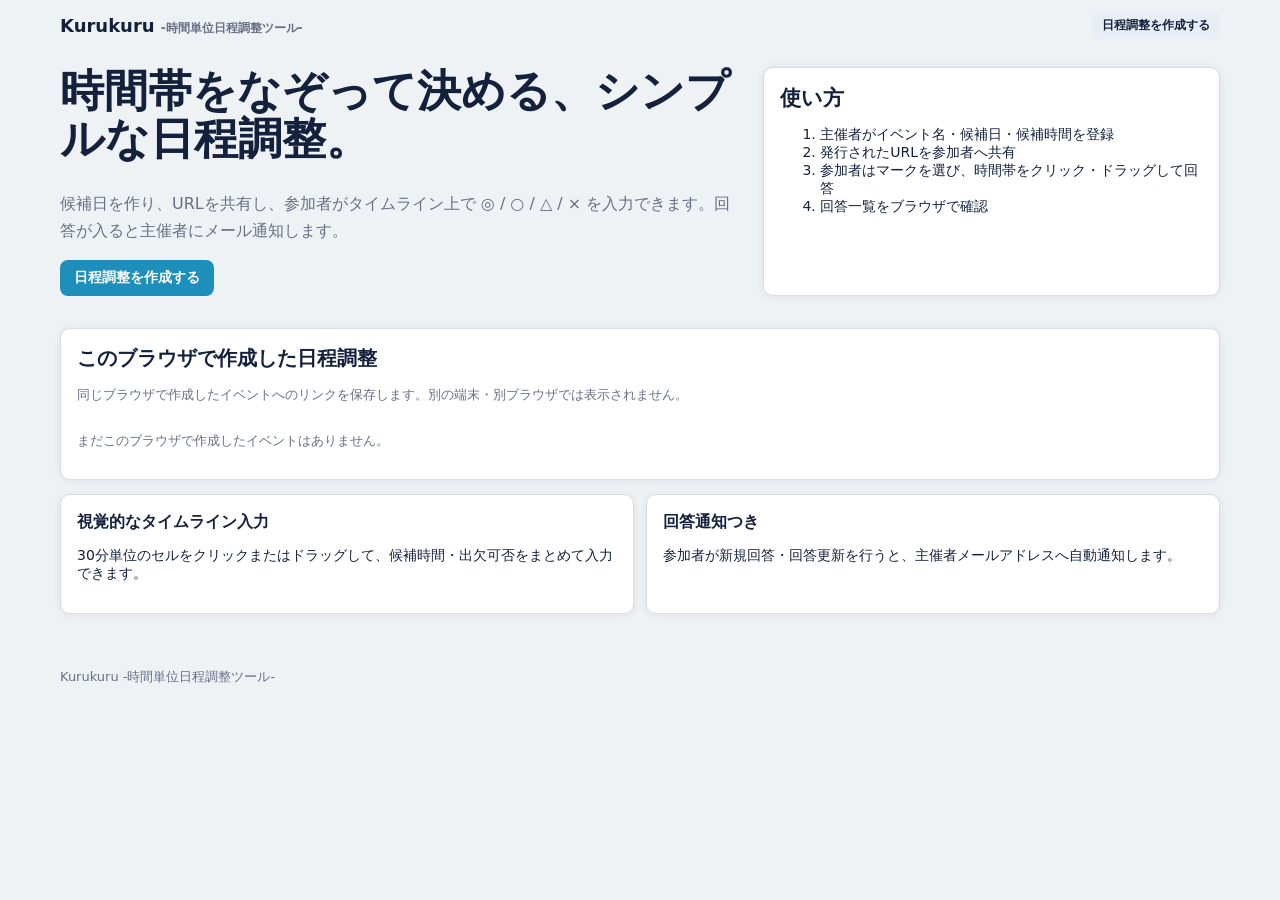
<file: index.html>
<!doctype html>
<html lang="ja">
<head>
  <meta charset="utf-8">
  <meta name="viewport" content="width=device-width, initial-scale=1">
  <title>Kurukuru -時間単位日程調整ツール-</title>
  <link rel="stylesheet" href="css/style.css">
</head>
<body class="home-page">
<header class="header home-header">
  <div class="container nav">
    <a class="logo logo-kurukuru" href="index.html"><span>Kurukuru</span><small>-時間単位日程調整ツール-</small></a>
    <div class="nav-links"><a class="btn secondary small" href="create.html">日程調整を作成する</a></div>
  </div>
</header>

<main class="home-main">
  <section class="hero home-hero">
    <div class="container hero-grid">
      <div class="hero-copy">
        <h1>時間帯をなぞって決める、シンプルな日程調整。</h1>
        <p class="lead">候補日を作り、URLを共有し、参加者がタイムライン上で ◎ / ○ / △ / × を入力できます。回答が入ると主催者にメール通知します。</p>
        <div class="actions"><a class="btn" href="create.html">日程調整を作成する</a></div>
      </div>
      <div class="card home-guide-card">
        <h2>使い方</h2>
        <ol>
          <li>主催者がイベント名・候補日・候補時間を登録</li>
          <li>発行されたURLを参加者へ共有</li>
          <li>参加者はマークを選び、時間帯をクリック・ドラッグして回答</li>
          <li>回答一覧をブラウザで確認</li>
        </ol>
      </div>
    </div>
  </section>

  <section class="container card local-events-card home-history-card">
    <div class="local-events-head">
      <div>
        <h2>このブラウザで作成した日程調整</h2>
        <p class="help">同じブラウザで作成したイベントへのリンクを保存します。別の端末・別ブラウザでは表示されません。</p>
      </div>
      <button type="button" class="btn secondary small" id="clearLocalEventsBtn">履歴を消す</button>
    </div>
    <p id="localEventEmpty" class="help">まだこのブラウザで作成したイベントはありません。</p>
    <div id="localEventList" class="local-event-list"></div>
  </section>

  <section class="container grid two home-feature-grid">
    <div class="card"><h3>視覚的なタイムライン入力</h3><p>30分単位のセルをクリックまたはドラッグして、候補時間・出欠可否をまとめて入力できます。</p></div>
    <div class="card"><h3>回答通知つき</h3><p>参加者が新規回答・回答更新を行うと、主催者メールアドレスへ自動通知します。</p></div>
  </section>
</main>
<footer class="footer"><div class="container">Kurukuru -時間単位日程調整ツール-</div></footer>
<script src="js/index.js"></script>
</body>
</html>
</file>
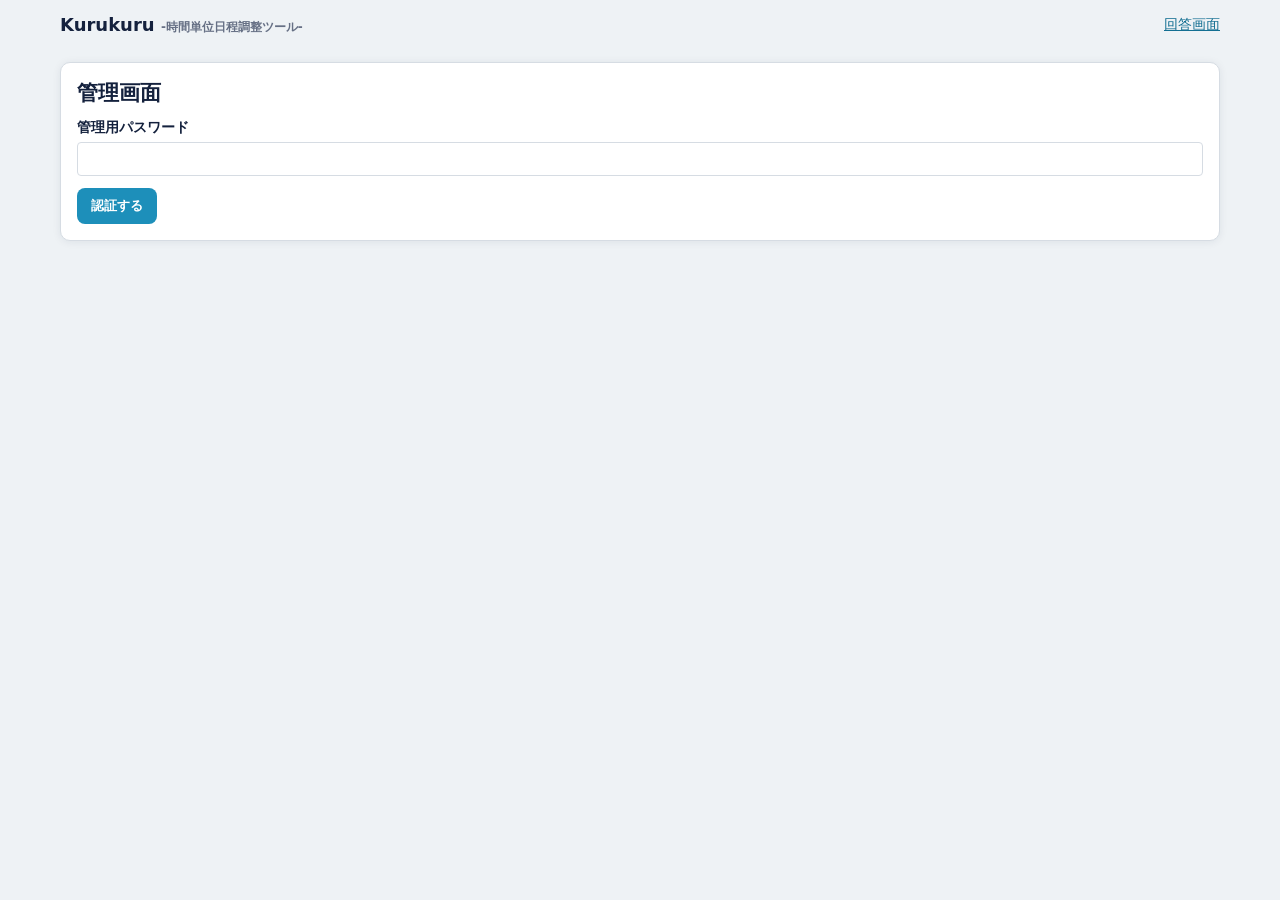
<file: admin.html>
<!doctype html><html lang="ja"><head><meta charset="utf-8"><meta name="viewport" content="width=device-width, initial-scale=1"><title>管理 | Kurukuru -時間単位日程調整ツール-</title><link rel="stylesheet" href="css/style.css"></head>
<body><header class="header"><div class="container nav"><a class="logo" href="index.html">Kurukuru <small class="logo-inline-sub">-時間単位日程調整ツール-</small></a><div class="nav-links"><a id="eventLink" href="#">回答画面</a></div></div></header>
<main class="container"><div id="message"></div><section id="loginArea" class="card"><h1>管理画面</h1><div class="form-row"><label for="password">管理用パスワード</label><input id="password" type="password"></div><button class="btn" id="loginBtn">認証する</button></section><section id="adminArea" class="card" style="display:none"></section></main>
<script src="js/config.js"></script><script src="js/api.js"></script><script src="js/admin.js"></script></body></html>
</file>
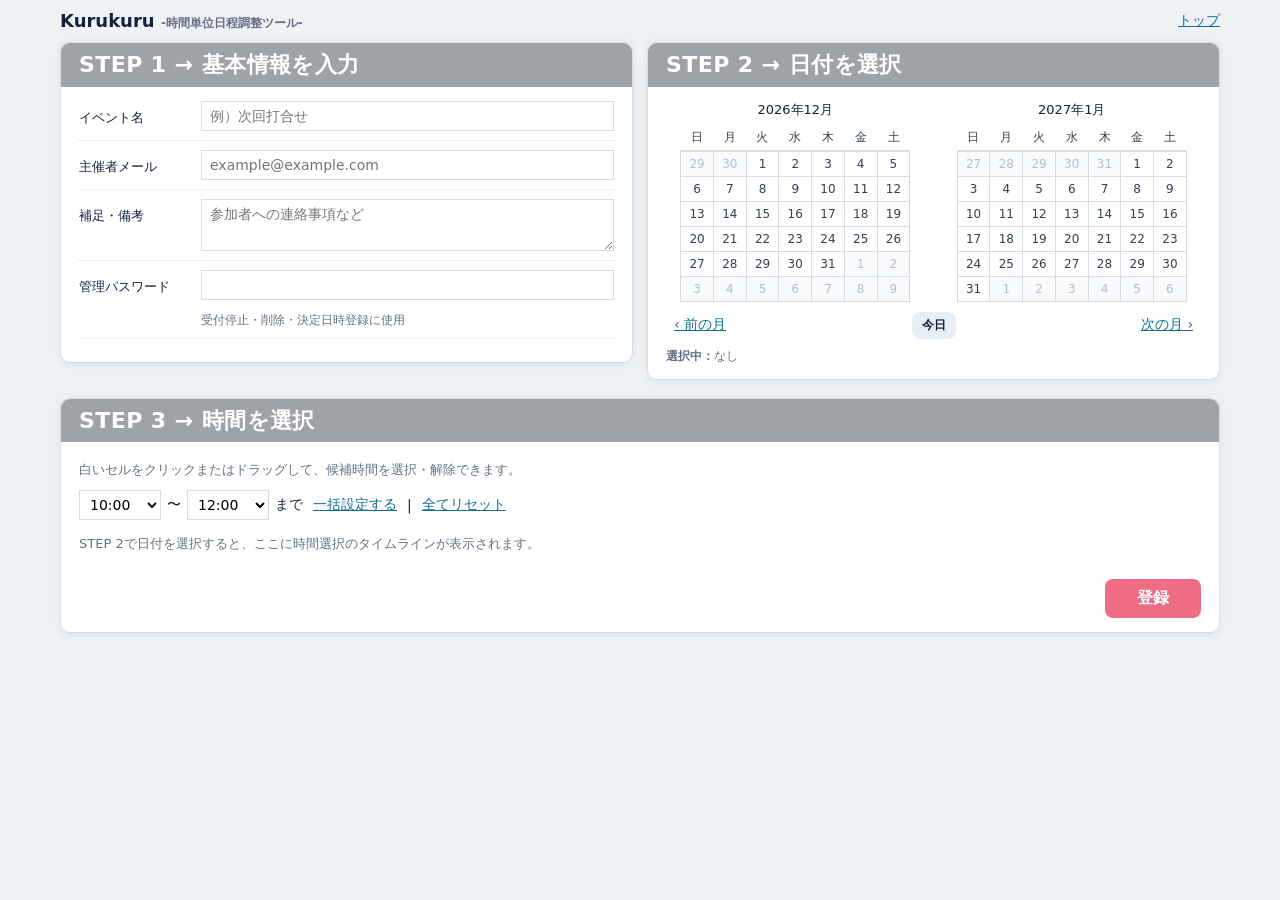
<file: create.html>
<!doctype html><html lang="ja"><head><meta charset="utf-8"><meta name="viewport" content="width=device-width, initial-scale=1"><title>作成 | Kurukuru -時間単位日程調整ツール-</title><link rel="stylesheet" href="css/style.css"></head>
<body><header class="header compact-header"><div class="container nav"><a class="logo" href="index.html">Kurukuru <small class="logo-inline-sub">-時間単位日程調整ツール-</small></a><div class="nav-links"><a href="index.html">トップ</a></div></div></header>
<main class="container compact-page">
  <div id="message"></div>
  <form id="createForm">
    <div class="create-layout">
      <section class="step-panel basic-panel">
        <div class="step-title">STEP 1 → 基本情報を入力</div>
        <div class="step-body compact-form">
          <div class="form-row inline-row"><label for="title">イベント名</label><input id="title" required maxlength="100" placeholder="例）次回打合せ"></div>
          <div class="form-row inline-row"><label for="organizerEmail">主催者メール</label><input id="organizerEmail" type="email" required placeholder="example@example.com"></div>
          <div class="form-row inline-row"><label for="description">補足・備考</label><textarea id="description" placeholder="参加者への連絡事項など"></textarea></div>
          <div class="form-row inline-row"><label for="adminPassword">管理パスワード</label><input id="adminPassword" type="password" required minlength="4"><p class="inline-help">受付停止・削除・決定日時登録に使用</p></div>
        </div>
      </section>

      <section class="step-panel calendar-panel">
        <div class="step-title">STEP 2 → 日付を選択</div>
        <div class="step-body">
          <div id="monthCalendars" class="month-calendars"></div>
          <div class="calendar-nav"><button type="button" class="link-btn" id="prevMonthBtn">‹ 前の月</button><button type="button" class="btn mini secondary" id="todayBtn">今日</button><button type="button" class="link-btn" id="nextMonthBtn">次の月 ›</button></div>
          <div class="selected-date-line"><strong>選択中：</strong><span id="selectedDateSummary">なし</span></div>
        </div>
      </section>
    </div>

    <section class="step-panel time-panel">
      <div class="step-title">STEP 3 → 時間を選択</div>
      <div class="step-body">
        <p class="help compact-help">白いセルをクリックまたはドラッグして、候補時間を選択・解除できます。</p>
        <div class="time-toolbar">
          <select id="bulkStart"></select><span>〜</span><select id="bulkEnd"></select><span>まで</span><button type="button" class="link-btn" id="bulkApplyBtn">一括設定する</button><span>|</span><button type="button" class="link-btn" id="resetBtn">全てリセット</button>
        </div>
        <div id="timelines" class="compact-timeline-wrap"></div>
        <div class="submit-row"><button class="btn register-btn" type="submit">登録</button></div>
      </div>
    </section>
  </form>
</main><script src="js/config.js"></script><script src="js/api.js"></script><script src="js/create.js"></script></body></html>
</file>
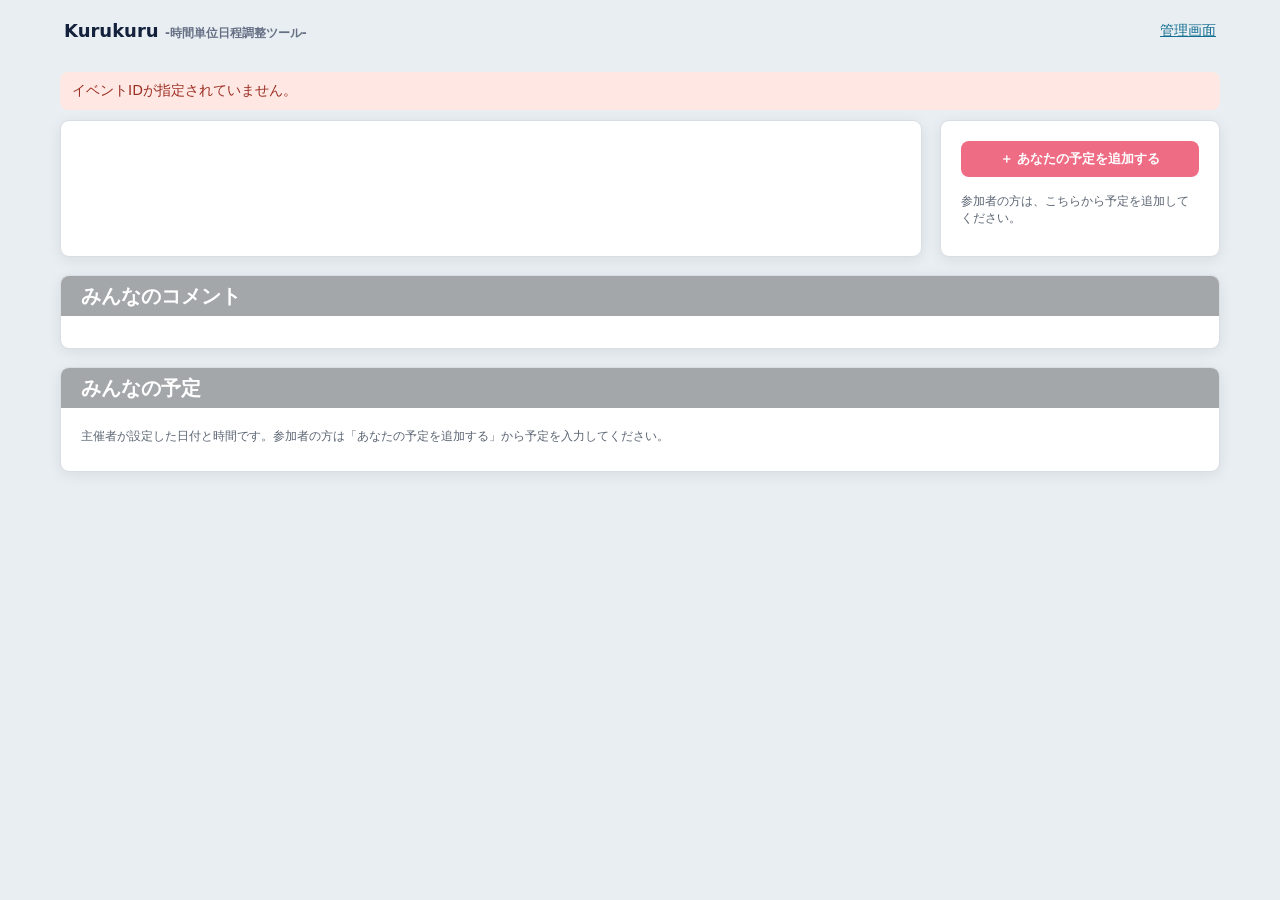
<file: event.html>
<!doctype html>
<html lang="ja">
<head>
  <meta charset="utf-8">
  <meta name="viewport" content="width=device-width, initial-scale=1">
  <title>回答 | Kurukuru -時間単位日程調整ツール-</title>
  <link rel="stylesheet" href="css/style.css">
</head>
<body class="event-page">
  <header class="header compact-header">
    <div class="container nav compact-nav">
      <a class="logo" href="index.html">Kurukuru <small class="logo-inline-sub">-時間単位日程調整ツール-</small></a>
      <div class="nav-links"><a id="adminLink" href="#">管理画面</a></div>
    </div>
  </header>

  <main class="container compact-event-main">
    <div id="message"></div>

    <div class="event-top-grid">
      <section id="eventArea" class="event-info-box"></section>
      <aside class="event-action-box">
        <button class="btn event-add-btn" id="openModalBtn" type="button">＋ あなたの予定を追加する</button>
        <p class="help compact-note">参加者の方は、こちらから予定を追加してください。</p>
      </aside>
    </div>

    <section class="tonton-like-section" id="commentsSection">
      <h2 class="bar-title">みんなのコメント</h2>
      <div id="commentsArea" class="bar-body"></div>
    </section>

    <section class="tonton-like-section" id="responsesSection">
      <h2 class="bar-title">みんなの予定</h2>
      <div class="bar-body">
        <p class="compact-note">主催者が設定した日付と時間です。参加者の方は「あなたの予定を追加する」から予定を入力してください。</p>
        <div id="responsesArea"></div>
      </div>
    </section>
  </main>

  <div id="responseModal" class="modal-backdrop">
    <div class="modal modal-wide event-response-modal">
      <div class="modal-heading">
        <h2>あなたの予定を追加する</h2>
        <button class="btn secondary small" id="closeModalBtn" type="button">閉じる</button>
      </div>

      <form id="responseForm">
        <input type="hidden" id="responseId">

        <div class="response-form-compact">
          <div class="response-left">
            <div class="inline-row compact-line">
              <label for="name">ニックネーム</label>
              <input id="name" required maxlength="60">
            </div>
            <div class="inline-row compact-line">
              <label for="editPassword">パスワード</label>
              <input id="editPassword" type="password" required minlength="4">
            </div>
          </div>
          <div class="response-right">
            <label for="comment">コメント</label>
            <textarea id="comment" rows="3"></textarea>
          </div>
        </div>

        <div class="mark-line">
          <span class="mark-line-label">利用マーク：</span>
          <div id="markPicker" class="mark-picker-inline"></div>
        </div>

        <p class="compact-note">マークを選び、候補時間をクリックまたはドラッグすると予定を入力できます。未入力セルは空欄のまま保存します。</p>
        <div id="answerTimeline" class="answer-time-table-wrap"></div>

        <div class="modal-actions-bottom">
          <button class="btn secondary" type="button" id="cancelModalBtn">閉じる</button>
          <button class="btn event-add-btn" type="submit">登録</button>
        </div>
      </form>
    </div>
  </div>

  <script src="js/config.js"></script>
  <script src="js/api.js"></script>
  <script src="js/event.js"></script>
</body>
</html>
</file>
<file: css/style.css>
:root {
  --bg: #eef2f5;
  --card: #ffffff;
  --text: #14213d;
  --muted: #667085;
  --line: #d6dce3;
  --line-dark: #c5ccd5;
  --primary: #1d8fba;
  --primary-dark: #136f92;
  --primary-soft: #d9f2f9;
  --green: #17a673;
  --amber: #f2a93b;
  --red: #e05a47;
  --panel-head: #9fa3a7;
  --radius: 10px;
  --shadow: 0 1px 8px rgba(20, 33, 61, .08);
}
* { box-sizing: border-box; }
body {
  margin: 0;
  font-family: system-ui, -apple-system, BlinkMacSystemFont, "Segoe UI", sans-serif;
  background: var(--bg);
  color: var(--text);
  font-size: 14px;
}
a { color: var(--primary-dark); }
.container { width: min(1160px, calc(100% - 28px)); margin: 0 auto; }
.header { padding: 14px 0; }
.compact-header { padding: 10px 0; }
.nav { display: flex; justify-content: space-between; align-items: center; gap: 12px; }
.logo { font-weight: 800; font-size: 18px; text-decoration: none; color: var(--text); }
.nav-links { display: flex; gap: 12px; flex-wrap: wrap; }
.hero { padding: 28px 0 18px; }
.hero-grid { display: grid; grid-template-columns: 1.2fr .8fr; gap: 18px; align-items: center; }
.hero h1 { font-size: clamp(28px, 5vw, 44px); line-height: 1.08; margin: 0 0 12px; }
.lead { color: var(--muted); font-size: 16px; line-height: 1.7; }
.card { background: var(--card); border: 1px solid var(--line); border-radius: var(--radius); box-shadow: var(--shadow); padding: 16px; margin: 12px 0; }
.card h1 { margin: 0 0 12px; }
.card h2, .card h3 { margin: 0 0 10px; }
.grid { display: grid; gap: 12px; }
.grid.two { grid-template-columns: 1fr 1fr; }
.btn { border: 0; border-radius: 8px; padding: 9px 14px; background: var(--primary); color: #fff; font-weight: 700; cursor: pointer; text-decoration: none; display: inline-flex; align-items: center; justify-content: center; gap: 6px; }
.btn:hover { background: var(--primary-dark); }
.btn.secondary { background: #e8eef5; color: var(--text); }
.btn.danger { background: var(--red); }
.btn.small, .btn.mini { padding: 5px 10px; font-size: 12px; }
.btn:disabled { opacity: .55; cursor: not-allowed; }
.form-row { margin-bottom: 12px; }
label { display: block; font-weight: 700; margin-bottom: 5px; }
input, textarea, select { width: 100%; border: 1px solid var(--line); border-radius: 4px; padding: 8px 10px; font: inherit; background: #fff; }
textarea { min-height: 72px; resize: vertical; }
.help { color: var(--muted); font-size: 13px; line-height: 1.5; }
.actions { display: flex; gap: 8px; flex-wrap: wrap; align-items: center; }
.notice { padding: 10px 12px; border-radius: 8px; background: var(--primary-soft); color: #0d5269; margin: 10px 0; }
.error { padding: 10px 12px; border-radius: 8px; background: #ffe8e4; color: #9b2e22; margin: 10px 0; }

/* Compact creation screen */
.compact-page { padding-bottom: 20px; }
.create-layout { display: grid; grid-template-columns: 1fr 1fr; gap: 14px; align-items: start; }
.step-panel { background: var(--card); border: 1px solid var(--line); border-radius: 10px; box-shadow: var(--shadow); overflow: hidden; margin-bottom: 14px; }
.step-title { background: var(--panel-head); color: #fff; font-weight: 800; font-size: 22px; letter-spacing: .02em; padding: 8px 18px; line-height: 1.25; }
.step-body { padding: 14px 18px; }
.compact-form .inline-row { display: grid; grid-template-columns: 112px 1fr; gap: 10px; align-items: start; border-bottom: 1px dotted var(--line); padding-bottom: 9px; margin-bottom: 9px; }
.compact-form label { font-weight: 500; margin: 8px 0 0; font-size: 13px; }
.compact-form input, .compact-form textarea { border-radius: 0; padding: 6px 8px; }
.compact-form textarea { min-height: 52px; }
.inline-help { grid-column: 2; margin: 2px 0 0; color: var(--muted); font-size: 12px; }
.month-calendars { display: grid; grid-template-columns: 1fr 1fr; gap: 18px; justify-items: center; }
.mini-calendar { width: 230px; }
.calendar-title { text-align: center; font-size: 13px; margin: 0 0 6px; }
.calendar-week, .calendar-days { display: grid; grid-template-columns: repeat(7, 1fr); }
.calendar-week span { text-align: center; font-size: 12px; padding: 4px 0; border-bottom: 1px solid var(--line); color: #344054; }
.calendar-days { border-left: 1px solid var(--line); border-top: 1px solid var(--line); }
.cal-day { height: 25px; border: 0; border-right: 1px solid var(--line); border-bottom: 1px solid var(--line); background: #fff; color: #344054; font: inherit; font-size: 12px; cursor: pointer; }
.cal-day.outside { color: #b6bec9; background: #f8fafc; cursor: default; }
.cal-day.current:hover { background: #eef8fb; }
.cal-day.selected { background: #8bd2ef; color: #043449; font-weight: 800; }
.calendar-nav { display: flex; justify-content: space-between; align-items: center; margin: 10px 4px 6px; }
.link-btn { border: 0; background: transparent; color: var(--primary-dark); text-decoration: underline; padding: 2px 4px; cursor: pointer; font: inherit; }
.selected-date-line { margin-top: 8px; font-size: 12px; color: var(--muted); line-height: 1.5; }
.time-panel { margin-top: 4px; }
.compact-help { margin: 4px 0 10px; }
.time-toolbar { display: flex; gap: 6px; align-items: center; flex-wrap: wrap; margin-bottom: 10px; }
.time-toolbar select { width: 82px; padding: 5px 6px; border-radius: 0; }
.compact-timeline-wrap { overflow-x: auto; padding-bottom: 4px; }
.time-table { display: grid; grid-template-columns: 150px repeat(var(--cols), 34px); min-width: max-content; border-left: 1px solid var(--line); border-top: 1px solid var(--line); user-select: none; touch-action: none; }
.time-head, .hour-head, .date-cell, .time-dot { border-right: 1px solid var(--line); border-bottom: 1px solid var(--line); }
.hour-head { height: 25px; font-size: 11px; text-align: center; padding-top: 4px; background: #f7f8fa; color: #344054; }
.date-cell { min-height: 36px; padding: 5px 8px; background: #fff; font-size: 13px; }
.row-tools { display: flex; gap: 4px; margin-top: 2px; }
.row-tools .link-btn { font-size: 12px; padding: 0; }
.time-dot { min-height: 36px; background: #fff; cursor: pointer; }
.time-dot:hover { background: #eef8fb; }
.time-dot.selected { background: #7fc9f0; }
.sticky-left { position: sticky; left: 0; z-index: 2; }
.submit-row { display: flex; justify-content: flex-end; margin-top: 12px; }
.register-btn { min-width: 96px; font-size: 16px; background: #ef6c85; }
.register-btn:hover { background: #d95872; }

/* Existing event/admin screens */
.date-list { display: grid; grid-template-columns: repeat(auto-fit, minmax(150px, 1fr)); gap: 8px; margin-top: 8px; }
.date-pill { padding: 7px 10px; border: 1px solid var(--line); border-radius: 999px; background: #fff; display: flex; justify-content: space-between; align-items: center; }
.date-pill button { border: 0; background: transparent; cursor: pointer; color: var(--red); font-weight: 700; }
.timeline-wrap { overflow-x: auto; padding-bottom: 8px; }
.timeline-day { margin: 14px 0 18px; }
.timeline-title { font-weight: 800; margin: 0 0 6px; }
.timeline-grid { display: grid; grid-template-columns: repeat(var(--cols), 60px); gap: 5px; min-width: max-content; touch-action: none; user-select: none; }
.time-cell { min-height: 46px; border: 1px solid var(--line); background: #fff; border-radius: 7px; padding: 5px; cursor: pointer; display: flex; flex-direction: column; align-items: center; justify-content: center; gap: 3px; transition: background .12s, border-color .12s; }
.time-cell:hover { border-color: var(--primary); }
.time-cell .time { font-size: 11px; color: var(--muted); }
.time-cell.selected { background: var(--primary); border-color: var(--primary); color: #fff; }
.time-cell.selected .time { color: #fff; }
.time-cell.mark-best { background: #e8fbf1; border-color: var(--green); }
.time-cell.mark-ok { background: #e8f7ff; border-color: var(--primary); }
.time-cell.mark-maybe { background: #fff5dd; border-color: var(--amber); }
.time-cell.mark-ng { background: #ffe9e6; border-color: var(--red); }
.time-cell .mark { font-size: 20px; font-weight: 800; line-height: 1; }
.mark-picker { display: grid; grid-template-columns: repeat(4, minmax(100px, 1fr)); gap: 8px; }
.mark-btn { border: 1px solid var(--line); background: #fff; border-radius: 10px; padding: 10px; cursor: pointer; font-weight: 800; }
.mark-btn.active { border-color: var(--primary); box-shadow: 0 0 0 3px rgba(29,143,186,.18); }
.table-scroll { overflow-x: auto; }
table { width: 100%; border-collapse: collapse; background: #fff; min-width: 760px; }
th, td { border-bottom: 1px solid var(--line); padding: 8px; text-align: center; white-space: nowrap; }
th { background: #f0f5f8; font-size: 12px; }
td.left, th.left { text-align: left; }
.badge { display: inline-flex; border-radius: 999px; padding: 3px 8px; background: #eef3f7; font-size: 12px; font-weight: 700; }
.footer { padding: 24px 0; color: var(--muted); font-size: 13px; }
.modal-backdrop { position: fixed; inset: 0; background: rgba(8,18,33,.45); display: none; align-items: center; justify-content: center; padding: 18px; z-index: 20; }
.modal-backdrop.open { display: flex; }
.modal { width: min(980px, 100%); max-height: 92vh; overflow: auto; background: #fff; border-radius: 14px; padding: 18px; box-shadow: 0 20px 60px rgba(0,0,0,.25); }
@media (max-width: 900px) {
  .create-layout { grid-template-columns: 1fr; }
  .month-calendars { grid-template-columns: 1fr 1fr; }
}
@media (max-width: 760px) {
  .container { width: min(100% - 16px, 1160px); }
  .hero-grid, .grid.two { grid-template-columns: 1fr; }
  .step-title { font-size: 18px; padding: 8px 12px; }
  .step-body { padding: 12px; }
  .compact-form .inline-row { grid-template-columns: 1fr; gap: 4px; }
  .compact-form label { margin-top: 0; }
  .inline-help { grid-column: 1; }
  .month-calendars { grid-template-columns: 1fr; }
  .mini-calendar { width: 100%; max-width: 280px; }
  .time-table { grid-template-columns: 120px repeat(var(--cols), 30px); }
  .hour-head { font-size: 10px; }
  .mark-picker { grid-template-columns: repeat(2, 1fr); }
  .timeline-grid { grid-template-columns: repeat(var(--cols), 56px); gap: 4px; }
  .time-cell { min-height: 42px; }
}

/* Compact event page, timeline-first layout */
.event-page { background: #e9eef2; }
.compact-header { background: transparent; border-bottom: 0; box-shadow: none; }
.compact-nav { padding: 10px 4px 6px; }
.compact-event-main { padding-top: 4px; padding-bottom: 28px; }
.event-top-grid { display: grid; grid-template-columns: 1fr 280px; gap: 18px; align-items: stretch; margin-bottom: 18px; }
.event-info-box, .event-action-box, .tonton-like-section { background: #fff; border: 1px solid #d9dee5; border-radius: 9px; box-shadow: 0 3px 14px rgba(16,24,40,.08); }
.event-info-box { padding: 16px 20px; min-height: 108px; }
.event-title-line { display: flex; align-items: center; gap: 10px; padding-bottom: 8px; border-bottom: 1px solid #d7dce3; }
.event-title-line span { display: inline-block; width: 5px; height: 26px; background: #ef6c85; }
.event-title-line h1 { margin: 0; font-size: 21px; line-height: 1.2; }
.event-description { margin: 10px 0; color: #344054; line-height: 1.55; font-size: 13px; }
.muted-text { color: #8a94a3; }
.mini-meta { display: inline-flex; gap: 8px; align-items: center; color: #5a6472; font-size: 12px; }
.mini-label { display: inline-block; background: #a4a7aa; color: #fff; font-weight: 700; padding: 3px 10px; }
.event-action-box { padding: 20px; display: flex; flex-direction: column; justify-content: center; gap: 10px; }
.event-add-btn { background: #ef6c85; border-color: #ef6c85; }
.event-add-btn:hover { background: #d95872; border-color: #d95872; }
.event-add-btn:disabled { background: #9aa3ad; border-color: #9aa3ad; cursor: not-allowed; }
.compact-note { font-size: 12px; color: #5a6472; margin: 5px 0 10px; line-height: 1.45; }
.tonton-like-section { margin: 18px 0; overflow: hidden; }
.bar-title { margin: 0; background: #a4a7aa; color: #fff; font-size: 20px; padding: 8px 20px; line-height: 1.2; }
.bar-body { padding: 14px 20px 18px; }
.comment-line { display: grid; grid-template-columns: 160px 1fr; gap: 12px; border-bottom: 1px solid #e2e6eb; padding: 7px 0; font-size: 13px; }
.comment-line:last-child { border-bottom: 0; }
.public-day-block, .answer-day-block { margin: 12px 0 18px; overflow-x: auto; padding-bottom: 2px; }
.public-time-table, .answer-time-table { display: grid; grid-template-columns: 150px repeat(var(--cols), 32px); min-width: max-content; border-left: 1px solid #d8dde5; border-top: 1px solid #d8dde5; user-select: none; touch-action: none; }
.public-date-cell, .public-name-cell, .public-hour-head, .public-slot, .answer-slot { border-right: 1px solid #d8dde5; border-bottom: 1px solid #d8dde5; }
.public-date-cell { height: 25px; padding: 5px 10px; background: #fff; font-size: 13px; color: #344054; }
.public-hour-head { height: 25px; background: #f8f9fb; color: #4b5563; font-size: 11px; text-align: center; padding-top: 4px; }
.public-name-cell { min-height: 28px; padding: 5px 8px; background: #fff; font-size: 12px; color: #344054; display: flex; align-items: center; justify-content: space-between; gap: 8px; }
.public-name-cell.candidate-label { color: #6b7280; font-weight: 700; }
.public-name-cell.participant-name span { overflow: hidden; text-overflow: ellipsis; white-space: nowrap; }
.public-name-cell .link-btn { font-size: 11px; white-space: nowrap; }
.public-slot, .answer-slot { min-height: 28px; background: #fff; text-align: center; display: flex; align-items: center; justify-content: center; font-weight: 800; }
.public-slot.blocked, .answer-slot.blocked { background: #d9d9d9; }
.public-slot.candidate { background: #fff; }
.public-slot.empty-row { color: #9aa3ad; background: #fafafa; }
.answer-slot.candidate { cursor: pointer; background: #fff; }
.answer-slot.candidate:hover { outline: 2px solid #7fc9f0; outline-offset: -2px; }
.public-slot.answer span, .answer-slot span { font-size: 16px; line-height: 1; }
.public-slot.mark-best, .answer-slot.mark-best { background: #ffedf2; color: #d64b69; }
.public-slot.mark-ok, .answer-slot.mark-ok { background: #dff3ff; color: #1684bc; }
.public-slot.mark-maybe, .answer-slot.mark-maybe { background: #fff1c7; color: #9a6b00; }
.public-slot.mark-ng, .answer-slot.mark-ng { background: #e5e5e5; color: #5f646b; }
.modal-wide { width: min(1060px, 100%); border-radius: 0; padding: 0; }
.event-response-modal { border: 1px solid #cdd3db; }
.modal-heading { display: flex; justify-content: space-between; align-items: center; background: #a4a7aa; color: #fff; padding: 8px 18px; }
.modal-heading h2 { margin: 0; font-size: 20px; }
.event-response-modal form { padding: 18px; }
.response-form-compact { display: grid; grid-template-columns: 1.1fr 1.3fr; gap: 24px; border-bottom: 1px solid #e2e6eb; padding-bottom: 14px; margin-bottom: 14px; }
.response-left { display: grid; gap: 10px; align-content: start; }
.compact-line { grid-template-columns: 92px 1fr !important; align-items: center; margin: 0; }
.response-right { display: grid; grid-template-columns: 70px 1fr; gap: 10px; align-items: start; }
.response-right label { font-weight: 700; margin-top: 8px; }
.response-right textarea { min-height: 70px; }
.mark-line { display: flex; justify-content: flex-end; gap: 10px; align-items: center; flex-wrap: wrap; margin: 6px 0 4px; }
.mark-line-label { font-size: 13px; color: #344054; }
.mark-picker-inline { display: flex; gap: 10px; align-items: center; flex-wrap: wrap; }
.mark-radio { display: inline-flex; align-items: center; gap: 4px; font-size: 13px; cursor: pointer; }
.mark-radio input { width: auto; margin: 0; }
.mark-sample { display: inline-flex; align-items: center; justify-content: center; width: 19px; height: 19px; font-weight: 800; }
.mark-sample.mark-best { background: #ffedf2; color: #d64b69; }
.mark-sample.mark-ok { background: #dff3ff; color: #1684bc; }
.mark-sample.mark-maybe { background: #fff1c7; color: #9a6b00; }
.mark-sample.mark-ng { background: #e5e5e5; color: #5f646b; }
.answer-time-table-wrap { overflow-x: auto; margin-top: 8px; }
.modal-actions-bottom { display: flex; justify-content: flex-end; gap: 10px; padding-top: 12px; }
@media (max-width: 900px) {
  .event-top-grid { grid-template-columns: 1fr; }
  .event-action-box { padding: 14px 16px; }
  .response-form-compact { grid-template-columns: 1fr; gap: 10px; }
  .mark-line { justify-content: flex-start; }
}
@media (max-width: 760px) {
  .bar-title { font-size: 18px; padding: 8px 12px; }
  .bar-body, .event-info-box, .event-action-box { padding: 12px; }
  .comment-line { grid-template-columns: 1fr; gap: 3px; }
  .public-time-table, .answer-time-table { grid-template-columns: 112px repeat(var(--cols), 28px); }
  .public-date-cell, .public-name-cell { font-size: 11px; padding: 4px 6px; }
  .public-hour-head { font-size: 10px; }
  .compact-line, .response-right { grid-template-columns: 1fr !important; gap: 4px; }
}

/* event-page-dense-no-scroll-fix-2026-06-25 */
.event-page .event-shell,
.event-page .page-shell,
.event-page .container {
  max-width: 1160px;
}
.event-page .section-card,
.event-page .event-card {
  margin-bottom: 10px;
}
.event-page .section-card h2,
.event-page .card-title {
  margin: 0;
}
.event-page .public-day-block,
.event-page .answer-day-block {
  margin: 8px 0 10px;
  overflow: visible !important;
}
.event-page .no-scroll-timeline {
  overflow: visible !important;
  width: 100%;
}
.event-page .public-time-table,
.event-page .answer-time-table,
.event-page .dense-time-table {
  display: grid !important;
  grid-template-columns: 118px repeat(var(--cols), minmax(0, 1fr)) !important;
  min-width: 0 !important;
  width: 100% !important;
  border-left: 1px solid #d8dde5;
  border-top: 1px solid #d8dde5;
  user-select: none;
  touch-action: none;
}
.event-page .public-date-cell,
.event-page .public-name-cell,
.event-page .public-hour-head,
.event-page .public-slot,
.event-page .answer-slot {
  min-width: 0 !important;
  min-height: 20px !important;
  height: 20px !important;
  border-right: 1px solid #d8dde5;
  border-bottom: 1px solid #d8dde5;
  box-sizing: border-box;
}
.event-page .public-date-cell,
.event-page .public-name-cell {
  padding: 2px 5px !important;
  font-size: 12px !important;
  line-height: 16px !important;
  background: #fff;
  white-space: nowrap;
  overflow: hidden;
  text-overflow: ellipsis;
}
.event-page .public-hour-head {
  font-size: 10px !important;
  line-height: 18px !important;
  padding: 0 !important;
  background: #f7f8fa;
  color: #374151;
  text-align: center;
}
.event-page .public-slot,
.event-page .answer-slot {
  display: flex;
  align-items: center;
  justify-content: center;
  padding: 0 !important;
  background: #fff;
  font-weight: 800;
}
.event-page .public-slot.blocked,
.event-page .answer-slot.blocked {
  background: #d9d9d9 !important;
}
.event-page .public-slot.candidate,
.event-page .answer-slot.candidate {
  background: #fff !important;
}
.event-page .answer-slot.candidate {
  cursor: pointer;
}
.event-page .answer-slot.candidate:hover {
  outline: 2px solid #2999c5;
  outline-offset: -2px;
}
.event-page .public-slot.answer span,
.event-page .answer-slot span {
  font-size: 13px !important;
  line-height: 1 !important;
}
.event-page .public-slot.mark-best,
.event-page .answer-slot.mark-best { background: #ffedf2 !important; color: #d64b69; }
.event-page .public-slot.mark-ok,
.event-page .answer-slot.mark-ok { background: #dff3ff !important; color: #1684bc; }
.event-page .public-slot.mark-maybe,
.event-page .answer-slot.mark-maybe { background: #fff1c7 !important; color: #9a6b00; }
.event-page .public-slot.mark-ng,
.event-page .answer-slot.mark-ng { background: #e5e5e5 !important; color: #5f646b; }
.event-page .modal-panel {
  width: min(1060px, calc(100vw - 24px));
  max-height: calc(100vh - 24px);
}
.event-page .modal-body {
  padding: 14px 20px 12px !important;
}
.event-page .response-form-grid {
  gap: 10px 24px !important;
  margin-bottom: 10px !important;
}
.event-page .mark-picker {
  justify-content: flex-end;
  gap: 8px !important;
  margin: 6px 0 8px !important;
}
.event-page .mark-radio {
  gap: 3px !important;
  font-size: 12px !important;
}
.event-page .compact-note {
  margin: 6px 0 8px !important;
}
@media (max-width: 760px) {
  .event-page .public-time-table,
  .event-page .answer-time-table,
  .event-page .dense-time-table {
    grid-template-columns: 92px repeat(var(--cols), minmax(0, 1fr)) !important;
  }
  .event-page .public-date-cell,
  .event-page .public-name-cell {
    font-size: 10px !important;
    padding: 2px !important;
  }
  .event-page .public-hour-head {
    font-size: 8px !important;
  }
  .event-page .public-slot.answer span,
  .event-page .answer-slot span {
    font-size: 11px !important;
  }
}

/* local-history-and-mobile-schedule-fix-2026-06-26 */
.local-events-card { margin-top: 6px; }
.local-events-head { display: flex; justify-content: space-between; gap: 12px; align-items: flex-start; }
.local-events-head h2 { margin: 0 0 4px; font-size: 20px; }
.local-event-list { display: grid; gap: 8px; margin-top: 10px; }
.local-event-item { display: grid; grid-template-columns: 1fr auto; gap: 12px; align-items: center; border: 1px solid var(--line); background: #fbfdff; border-radius: 8px; padding: 10px 12px; }
.local-event-main { display: grid; gap: 2px; min-width: 0; }
.local-event-main strong { overflow: hidden; text-overflow: ellipsis; white-space: nowrap; }
.local-event-main span { color: var(--muted); font-size: 12px; }
.local-event-actions { display: flex; gap: 8px; flex-wrap: wrap; justify-content: flex-end; }

@media (max-width: 640px) {
  /* スマホでは「全部を無理に1画面に圧縮」せず、指で押しやすい幅に戻して横スワイプ可能にする */
  .container { width: calc(100% - 12px); }
  .header { padding: 8px 0; }
  .logo { font-size: 16px; }
  .hero { padding: 14px 0 8px; }
  .hero h1 { font-size: 25px; }
  .lead { font-size: 14px; }
  .local-events-head { display: grid; grid-template-columns: 1fr; }
  .local-event-item { grid-template-columns: 1fr; }
  .local-event-actions { justify-content: flex-start; }

  .time-toolbar { gap: 5px; align-items: center; }
  .time-toolbar select { width: 78px; min-height: 38px; }
  .compact-timeline-wrap {
    overflow-x: auto !important;
    -webkit-overflow-scrolling: touch;
    padding: 0 0 10px;
    border: 1px solid var(--line);
    background: #fff;
  }
  .compact-timeline-wrap::after,
  .answer-time-table-wrap::after,
  .event-page .public-day-block::after {
    content: '横にスワイプできます';
    display: block;
    color: #7b8491;
    font-size: 11px;
    padding: 4px 6px 0;
  }
  .time-table {
    grid-template-columns: 94px repeat(var(--cols), 34px) !important;
    min-width: max-content !important;
    width: max-content !important;
    touch-action: pan-x;
  }
  .date-cell { font-size: 11px; padding: 4px 5px; }
  .hour-head { height: 24px; font-size: 10px; line-height: 20px; }
  .time-dot { min-height: 38px; }

  .modal-backdrop { padding: 0; align-items: stretch; justify-content: stretch; }
  .modal-wide,
  .event-page .modal-panel,
  .event-response-modal {
    width: 100vw !important;
    max-width: 100vw !important;
    height: 100dvh;
    max-height: 100dvh !important;
    border-radius: 0 !important;
  }
  .event-response-modal { overflow: auto; }
  .modal-heading { position: sticky; top: 0; z-index: 5; padding: 10px 12px; }
  .modal-heading h2 { font-size: 18px; }
  .event-response-modal form { padding: 12px; }
  .response-form-compact { gap: 8px; padding-bottom: 10px; margin-bottom: 10px; }
  .response-right textarea { min-height: 56px; }
  .mark-line { justify-content: flex-start; gap: 6px; position: sticky; top: 49px; z-index: 4; background: #fff; border-bottom: 1px solid #e2e6eb; padding: 7px 0; }
  .mark-picker-inline { gap: 6px; }
  .mark-radio { min-height: 32px; padding: 3px 4px; border: 1px solid #e1e6ee; border-radius: 6px; background: #fff; }
  .mark-radio.active { border-color: var(--primary); box-shadow: 0 0 0 2px rgba(29,143,186,.13); }

  .answer-time-table-wrap,
  .event-page .public-day-block,
  .event-page .answer-day-block,
  .event-page .no-scroll-timeline {
    overflow-x: auto !important;
    -webkit-overflow-scrolling: touch;
  }
  .event-page .public-time-table,
  .event-page .answer-time-table,
  .event-page .dense-time-table {
    grid-template-columns: 86px repeat(var(--cols), 34px) !important;
    min-width: max-content !important;
    width: max-content !important;
    touch-action: pan-x;
  }
  .event-page .public-date-cell,
  .event-page .public-name-cell {
    font-size: 10px !important;
    padding: 2px 4px !important;
    height: 24px !important;
    min-height: 24px !important;
  }
  .event-page .public-hour-head {
    height: 24px !important;
    min-height: 24px !important;
    font-size: 9px !important;
    line-height: 22px !important;
  }
  .event-page .public-slot,
  .event-page .answer-slot {
    width: 34px !important;
    min-width: 34px !important;
    height: 34px !important;
    min-height: 34px !important;
  }
  .event-page .public-slot.answer span,
  .event-page .answer-slot span {
    font-size: 14px !important;
  }
  .modal-actions-bottom {
    position: sticky;
    bottom: 0;
    background: #fff;
    border-top: 1px solid #e2e6eb;
    padding: 10px 0 0;
  }
  .modal-actions-bottom .btn { min-height: 42px; }
}


/* kurukuru-brand-and-home-layout-fix-2026-06-26 */
.logo-kurukuru,
.logo .logo-inline-sub {
  display: inline-flex;
  align-items: baseline;
  gap: 6px;
}
.logo-kurukuru small,
.logo-inline-sub {
  font-size: 12px;
  font-weight: 700;
  color: var(--muted);
  letter-spacing: 0;
}
.home-header { padding: 12px 0 6px; }
.home-page .hero { padding: 22px 0 14px; }
.home-page .hero-grid { align-items: stretch; }
.home-page .hero-copy { display: flex; flex-direction: column; justify-content: center; }
.home-page .hero h1 { max-width: 720px; }
.home-guide-card { margin: 0; }
.container.card,
.local-events-card,
.home-history-card {
  margin-left: auto !important;
  margin-right: auto !important;
}
.home-history-card {
  margin-top: 18px !important;
  margin-bottom: 14px !important;
  width: min(1160px, calc(100% - 28px));
}
.home-feature-grid { margin-top: 12px; margin-bottom: 26px; }
.home-feature-grid .card { margin-top: 0; }
.footer { padding: 16px 0 28px; color: var(--muted); font-size: 13px; }

@media (max-width: 900px) {
  .home-page .hero-grid { grid-template-columns: 1fr; }
  .home-guide-card { margin-top: 6px; }
}
@media (max-width: 640px) {
  .logo-kurukuru { flex-direction: column; align-items: flex-start; gap: 0; line-height: 1.15; }
  .logo-kurukuru small { font-size: 10px; }
  .logo-inline-sub { display: block; font-size: 10px; margin-top: 1px; }
  .home-page .hero h1 { font-size: 24px; line-height: 1.18; }
  .home-page .hero { padding-top: 10px; }
  .home-history-card { width: calc(100% - 12px); margin-top: 10px !important; }
  .home-feature-grid { grid-template-columns: 1fr !important; }
}
</file>
